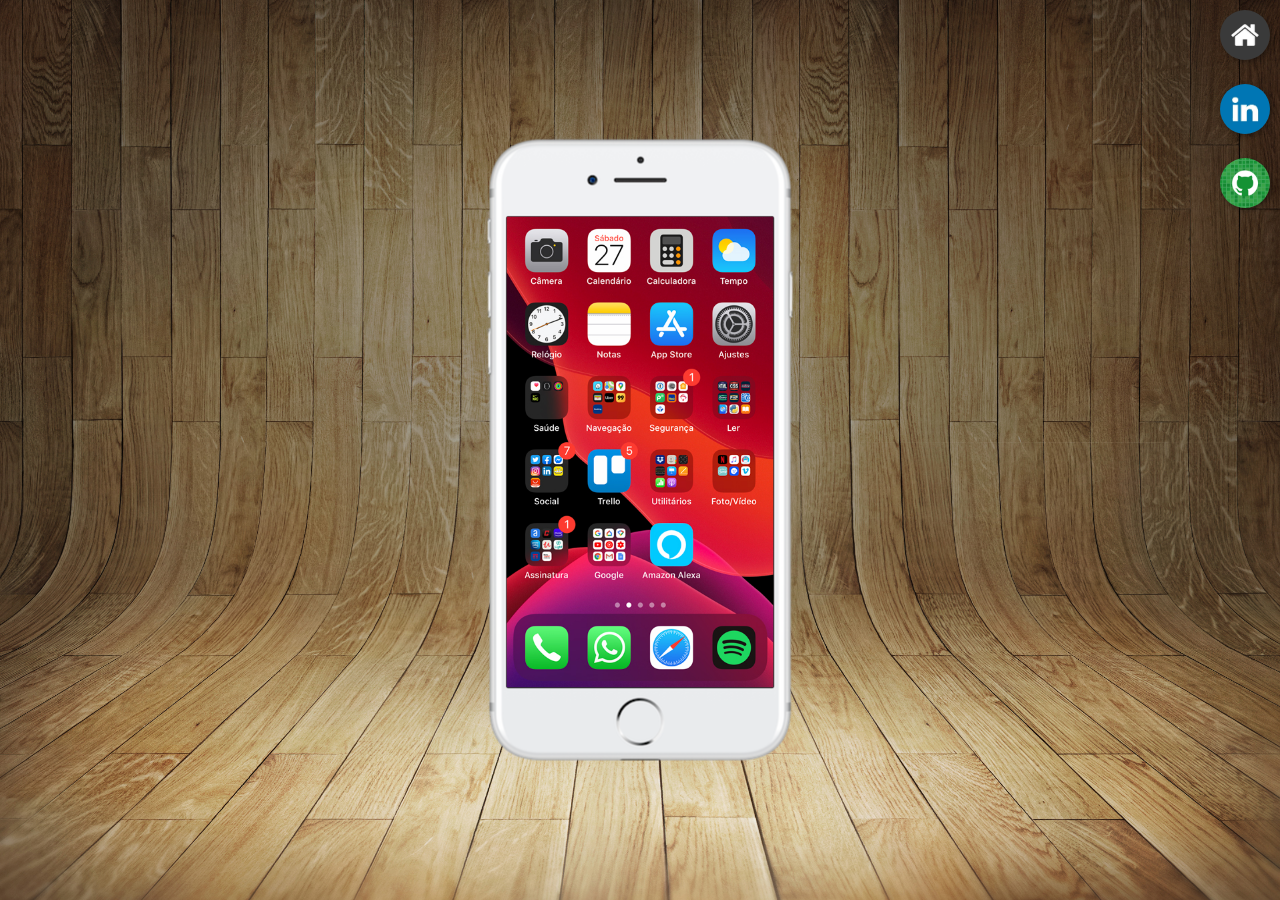
<file: index.html>
<!DOCTYPE html>
<html lang="pt-br">
<head>
    <meta charset="UTF-8">
    <meta name="viewport" content="width=device-width, initial-scale=1.0">
    <title>Projeto Social</title>
    <link rel="shortcut icon" href="favicon.ico" type="image/x-icon">
    <link rel="stylesheet" href="estilos/style.css">
</head>
<body>
    <main>
        <section id="telefone">
            <iframe src="home.html" name="tela" id="tela" frameborder="0">
                Seu navegador não é compativel com isso.
            </iframe>
        </section>
        <section id="redes-sociais">
            <a href="home.html" target="tela"><img src="imagens/logo-home.jpg" alt="Home"></a><br>
            <a href="linkedin.html" target="tela"><img src="imagens/logo-linkedin.jpg" alt="LinkedIn"></a><br>
            <a href="github.html" target="tela"><img src="imagens/logo-github.jpg" alt="GitHub"></a><br>
        </section>
    </main>
</body>
</html>
</file>
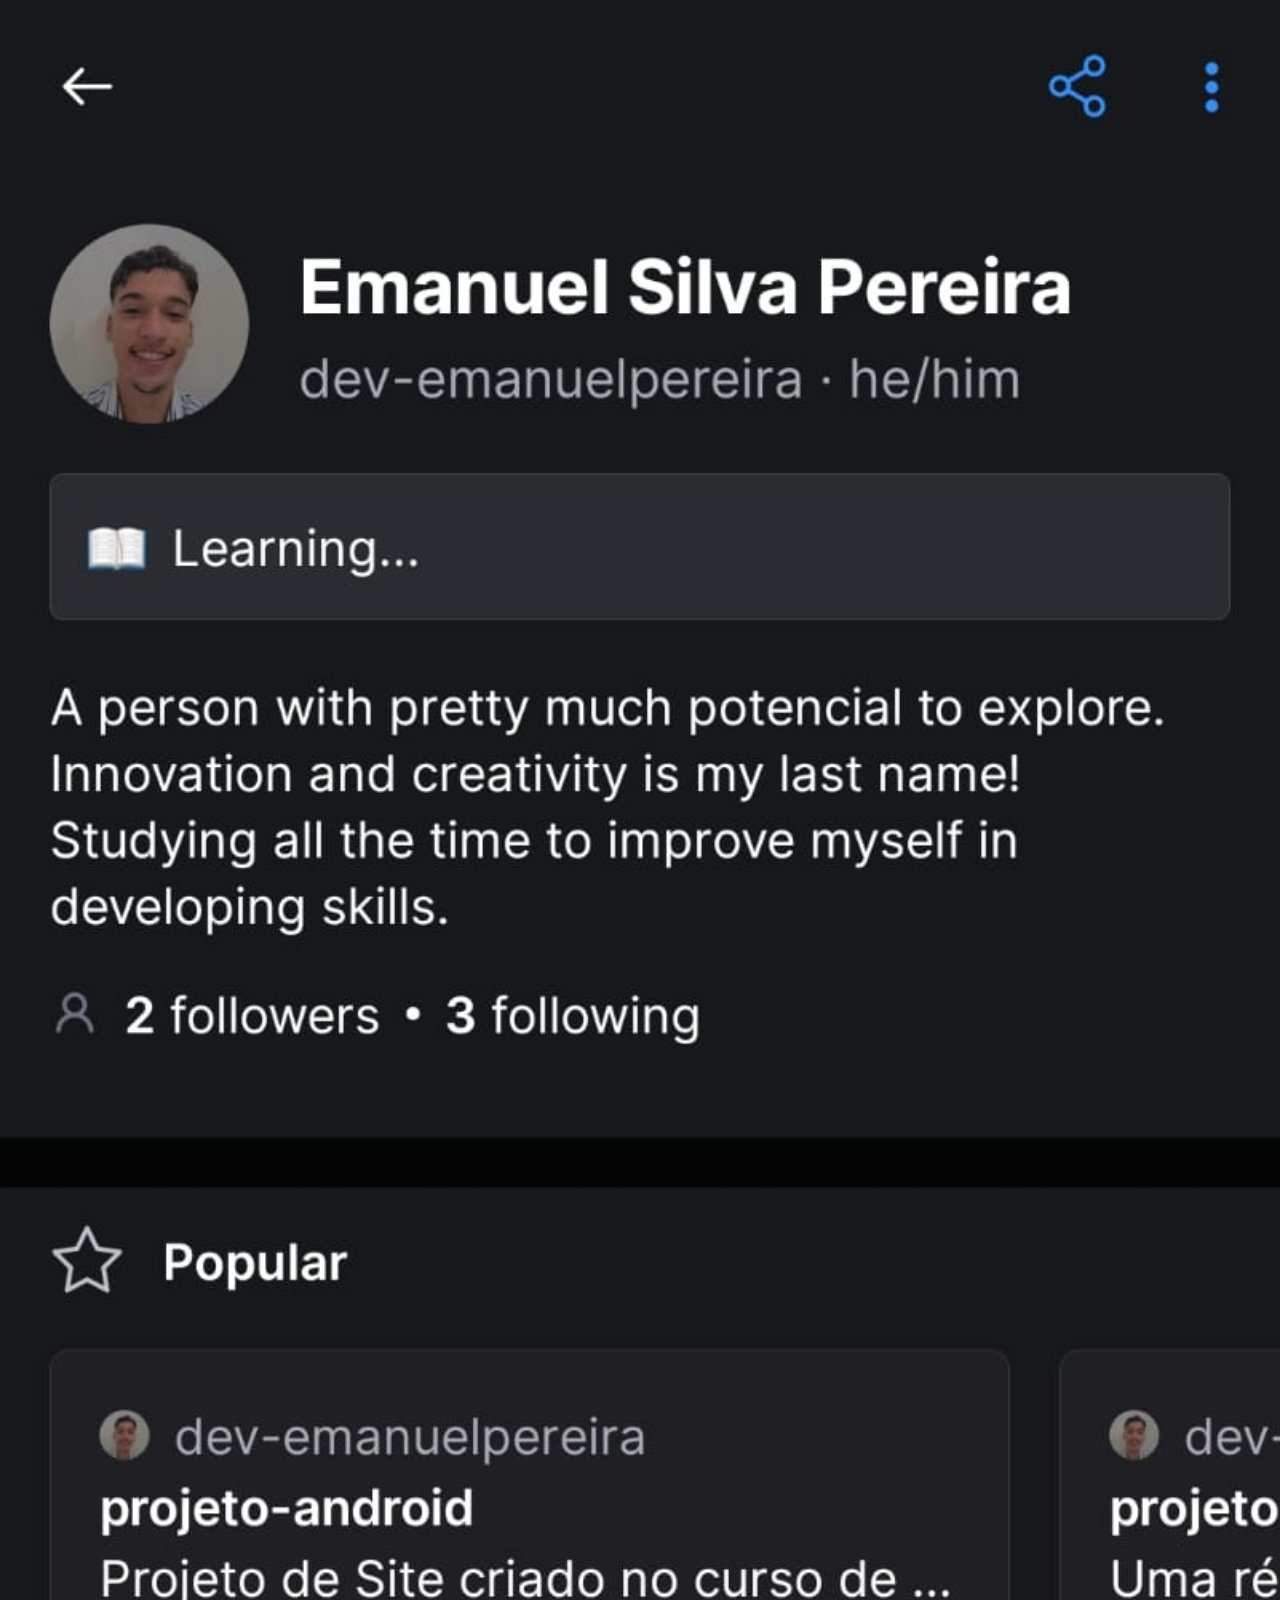
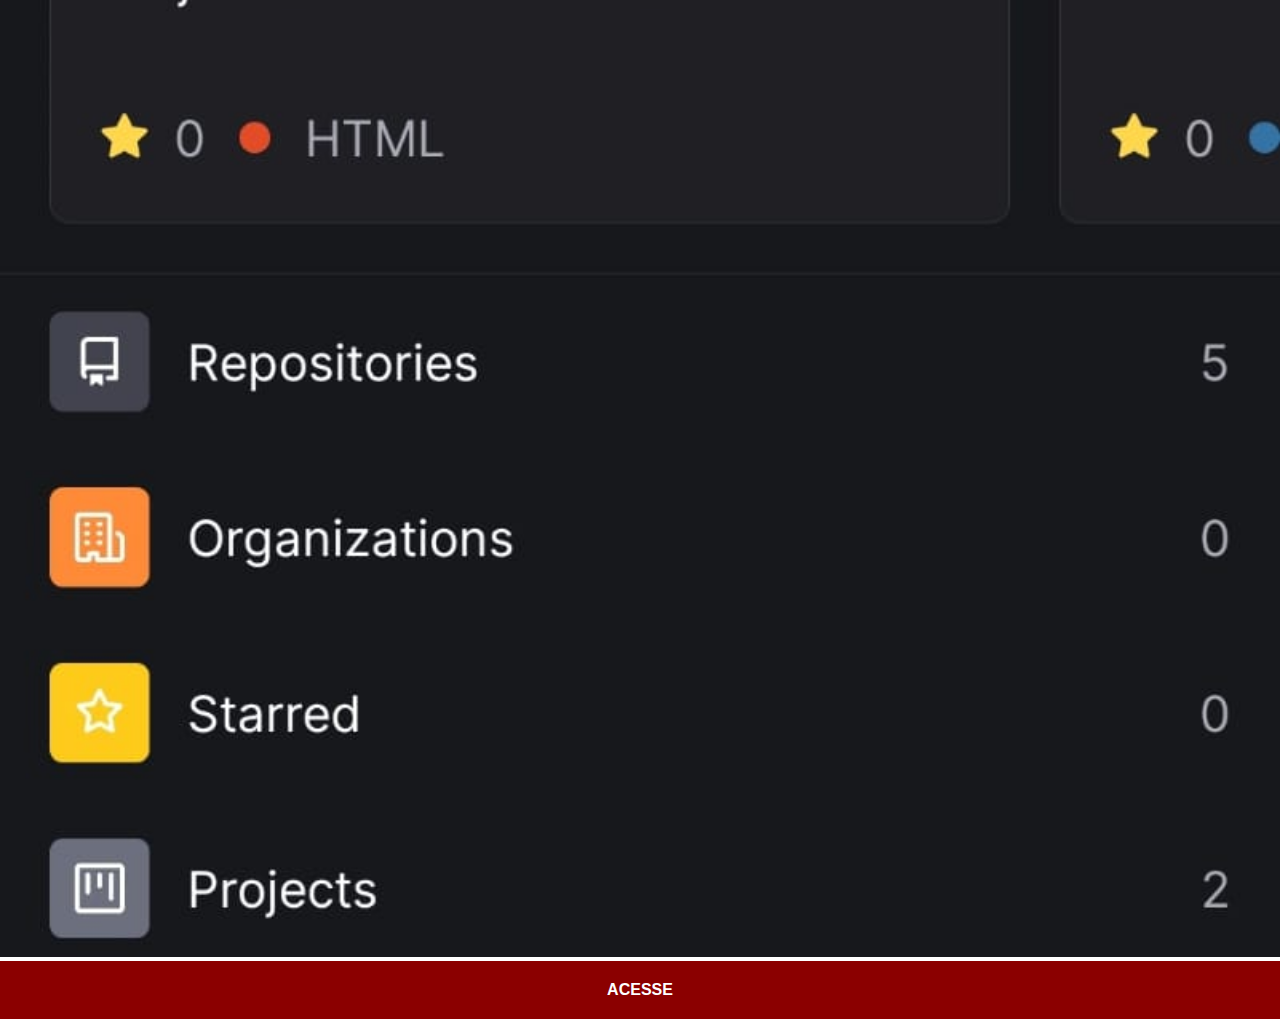
<file: github.html>
<!DOCTYPE html>
<html lang="pt-br">
<head>
    <meta charset="UTF-8">
    <meta name="viewport" content="width=device-width, initial-scale=1.0">
    <title>GitHub</title>
    <link rel="stylesheet" href="estilos/social.css">
</head>
<body>
    <img src="imagens/tela-github.jpg" alt="GitHub">
    <a href="https://github.com/dev-emanuelpereira" target="_blank">ACESSE</a>
</body>
</html>
</file>
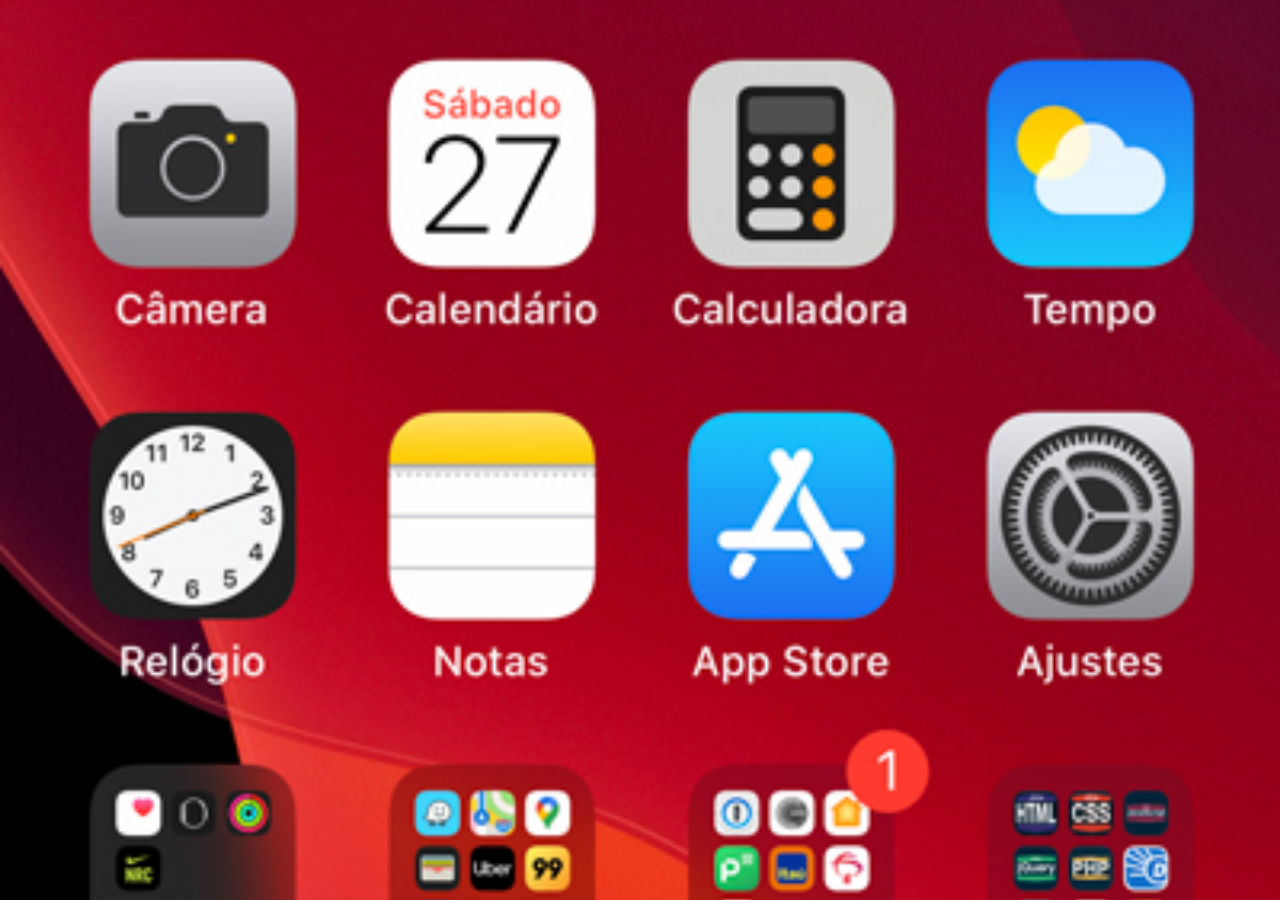
<file: home.html>
<!DOCTYPE html>
<html lang="pt-br">
<head>
    <meta charset="UTF-8">
    <meta name="viewport" content="width=device-width, initial-scale=1.0">
    <title>Home</title>
    <style>
        * {
            margin: 0px;
            padding: 0px;
        }

        body {
            width: 100vw;
            height: 100vh;
            background: black url('imagens/tela-home.jpg') no-repeat top center;
            background-size: cover;
        }
    </style>
</head>
<body>
    
</body>
</html>
</file>
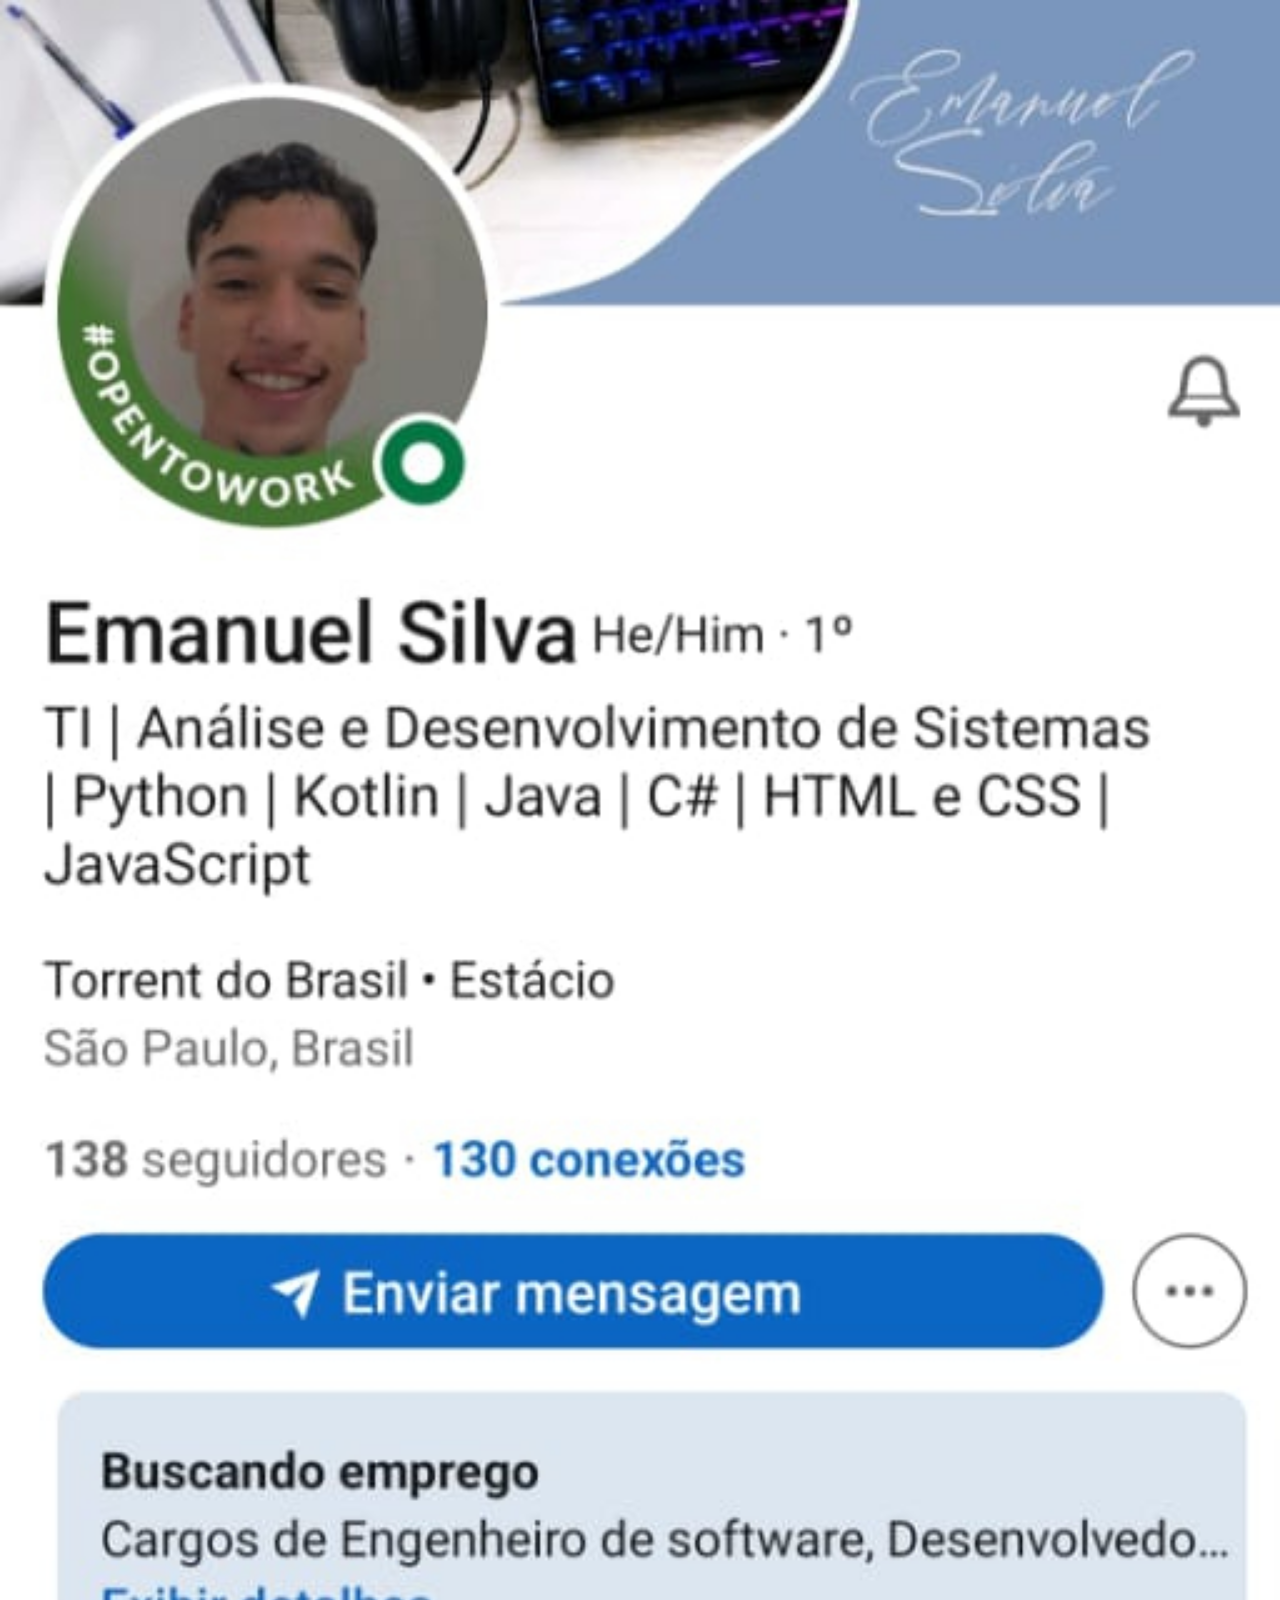
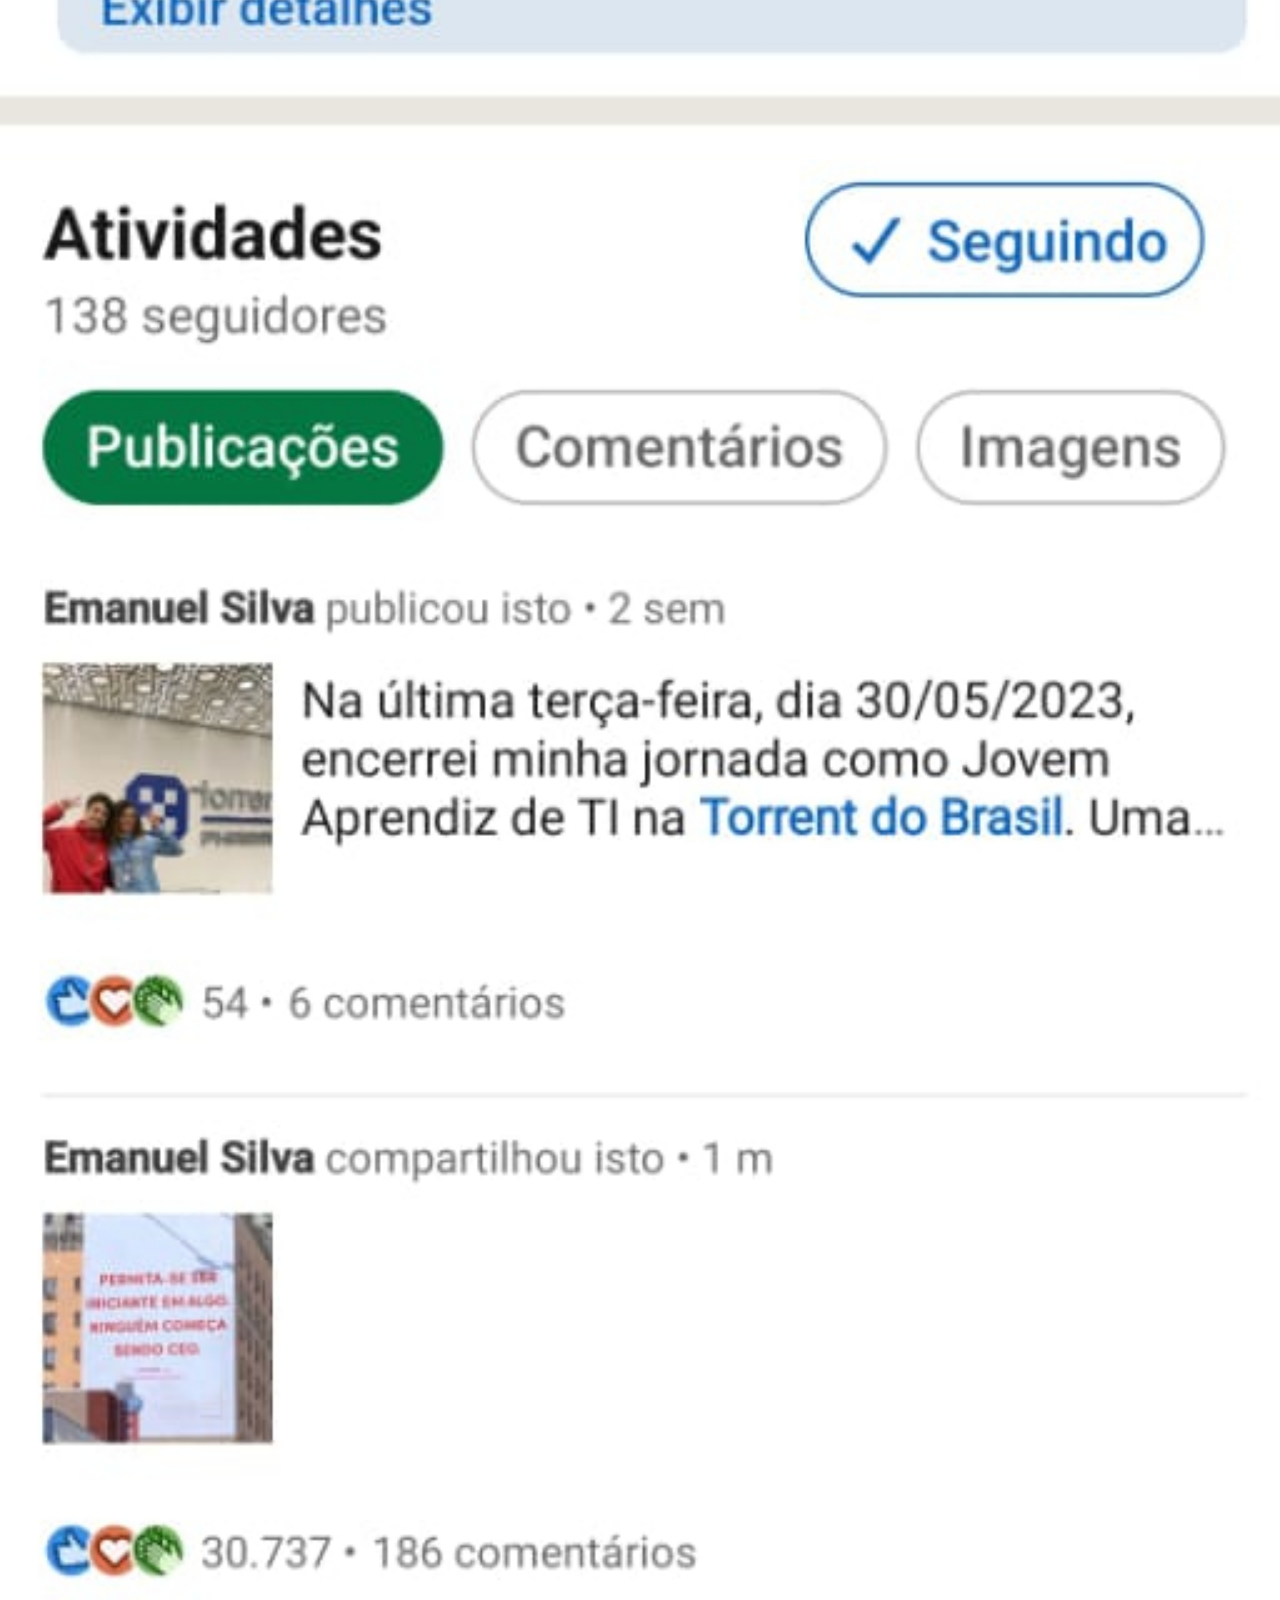
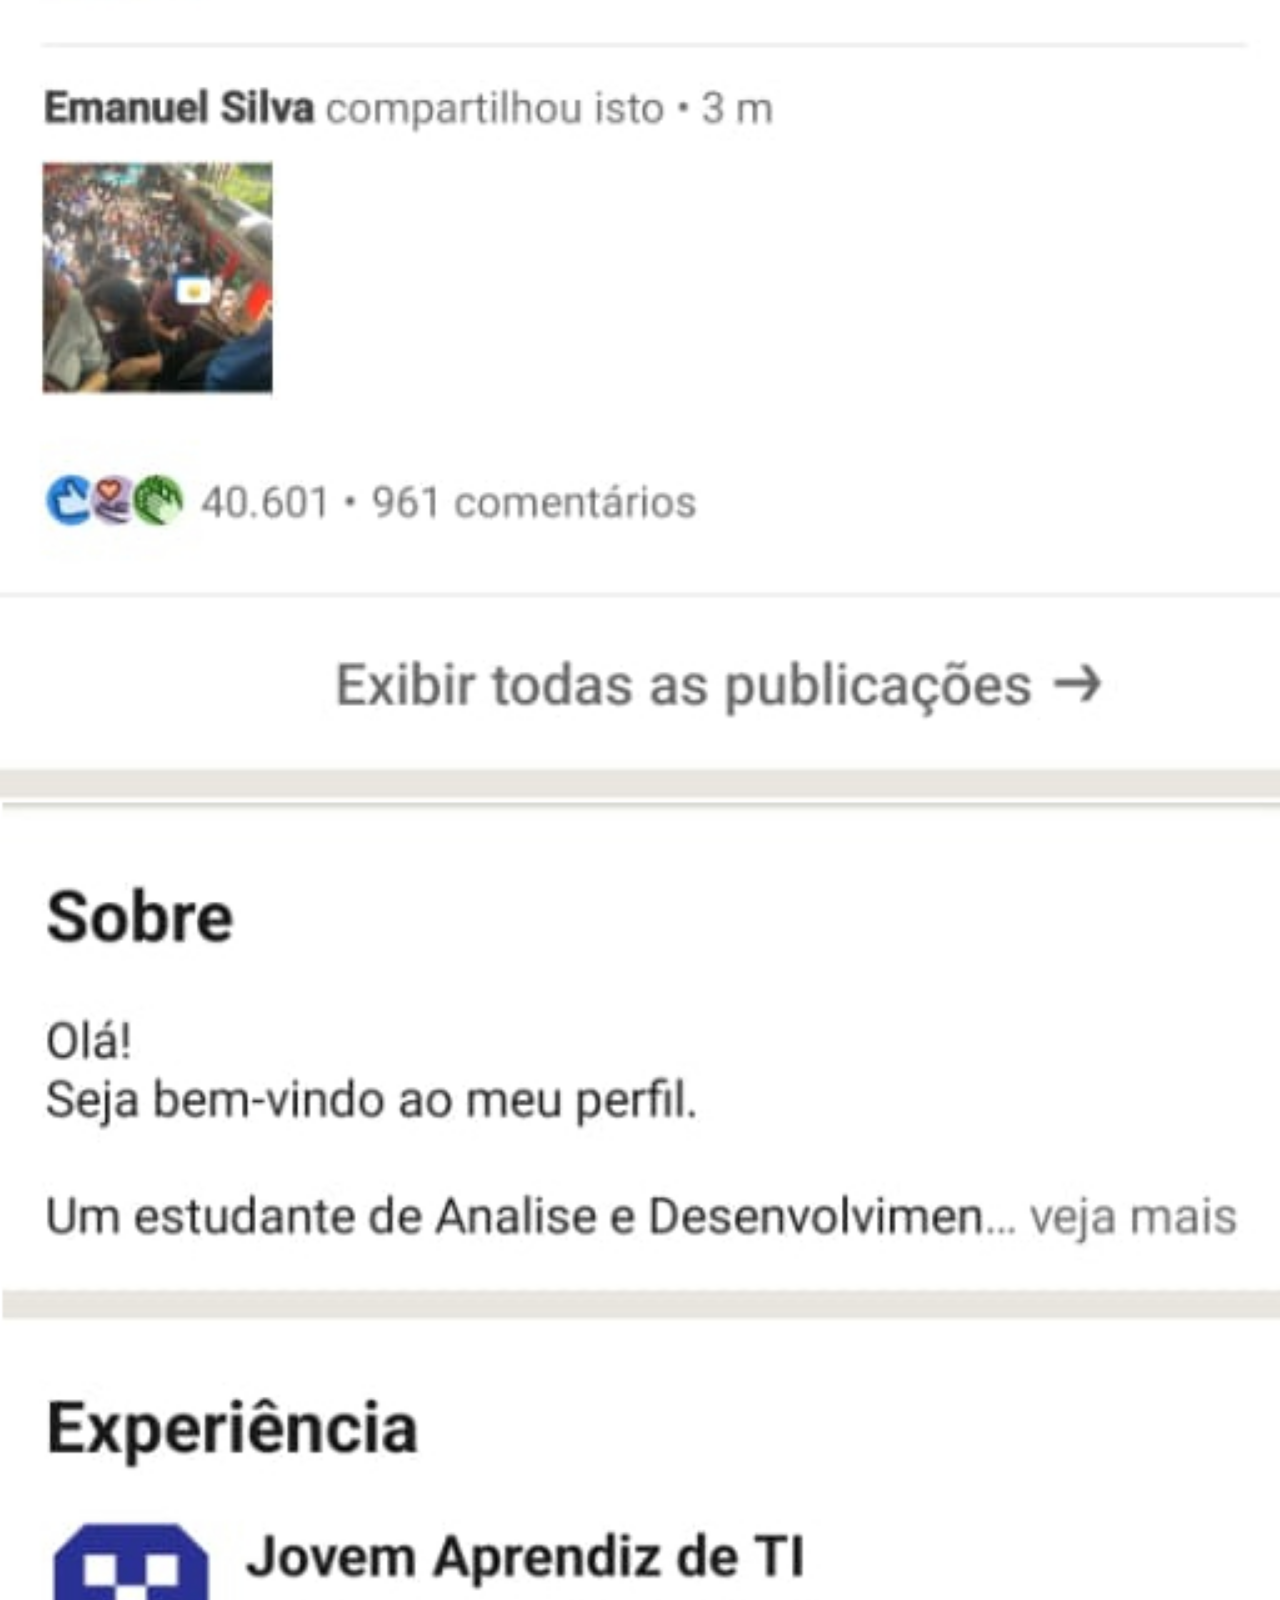
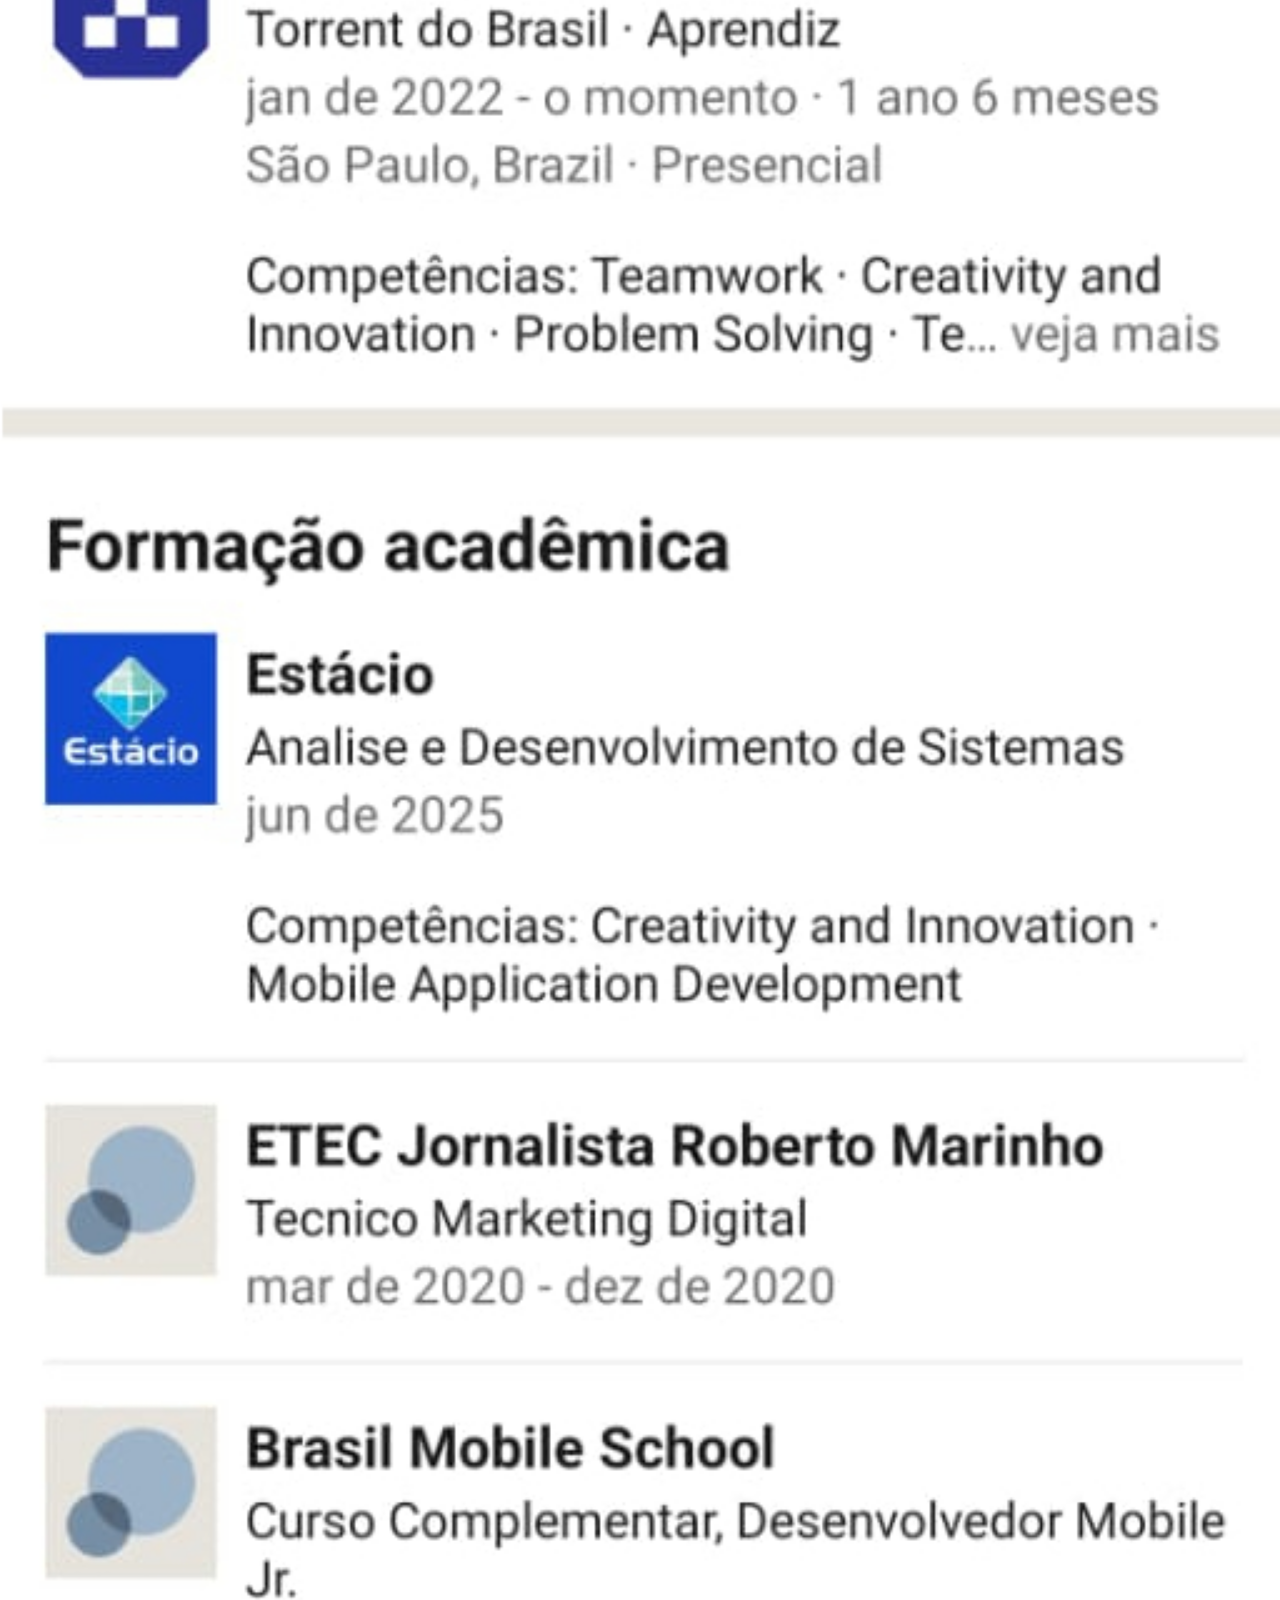
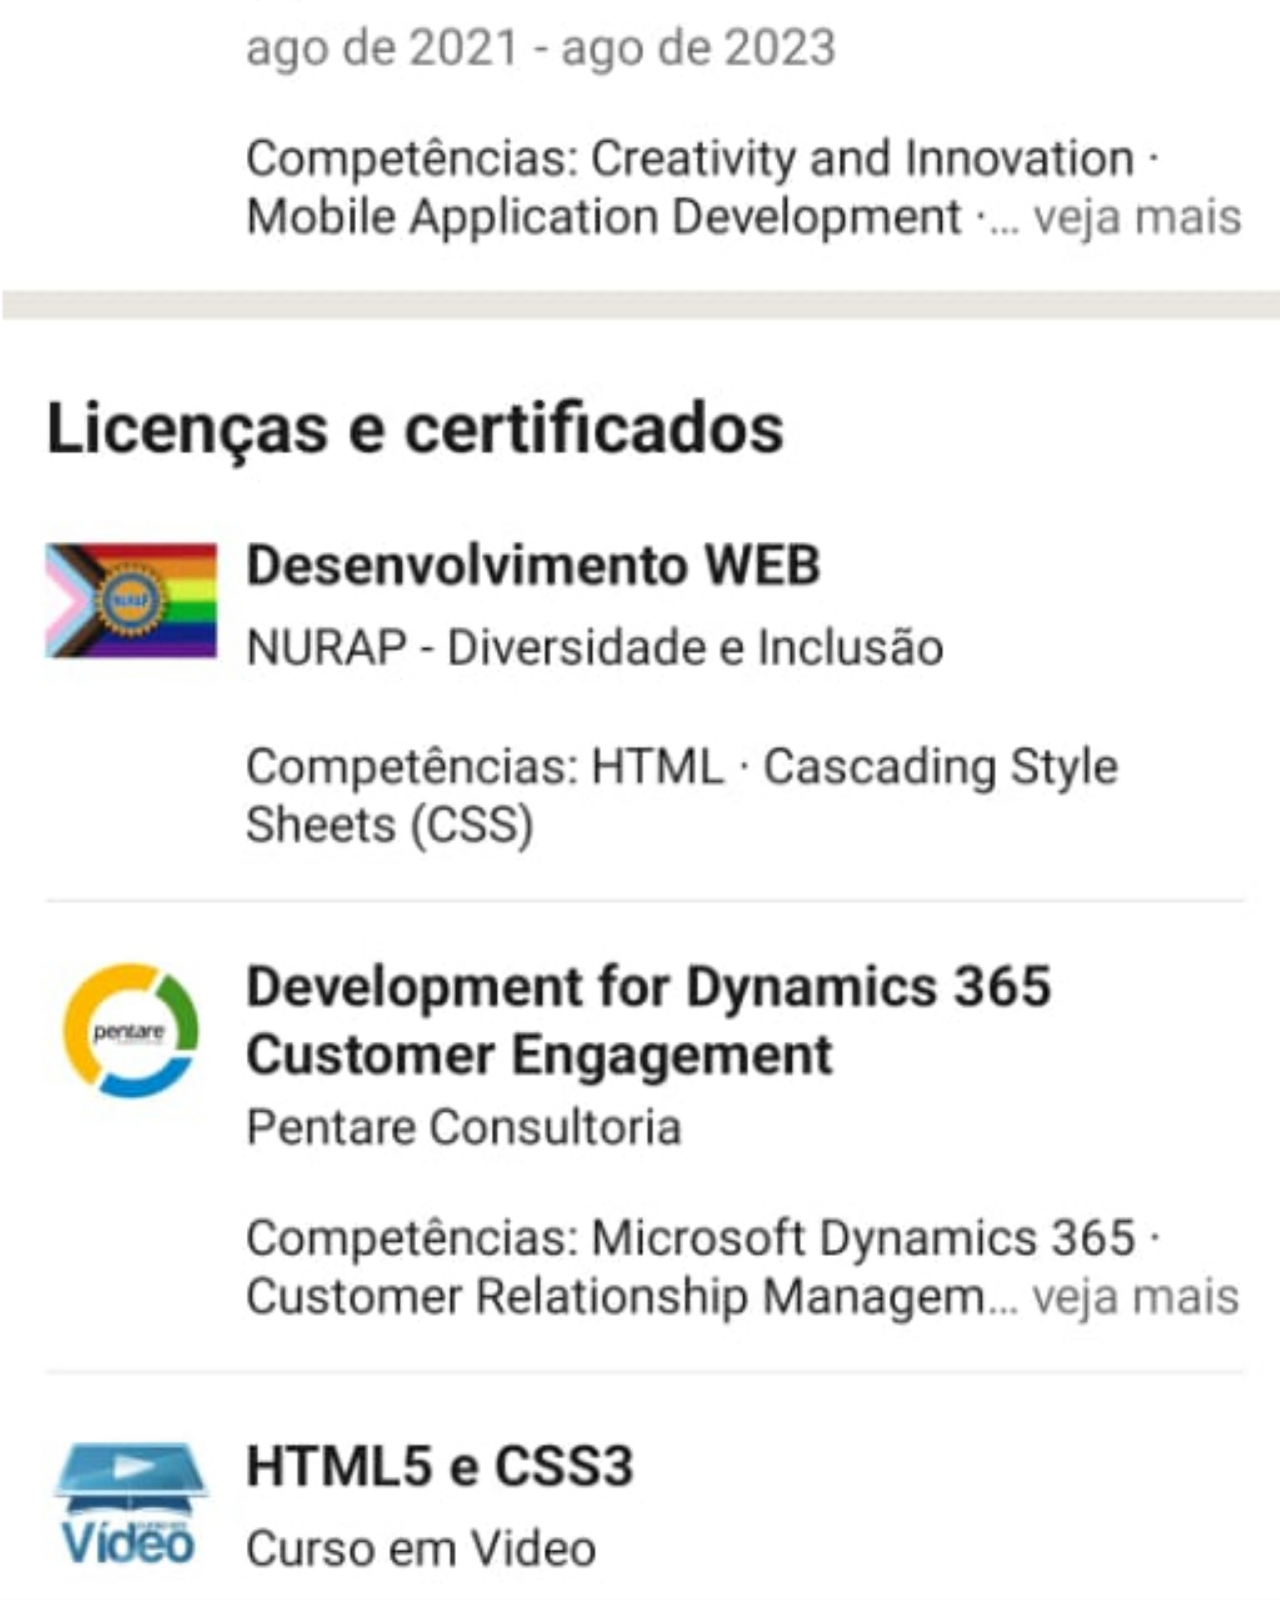
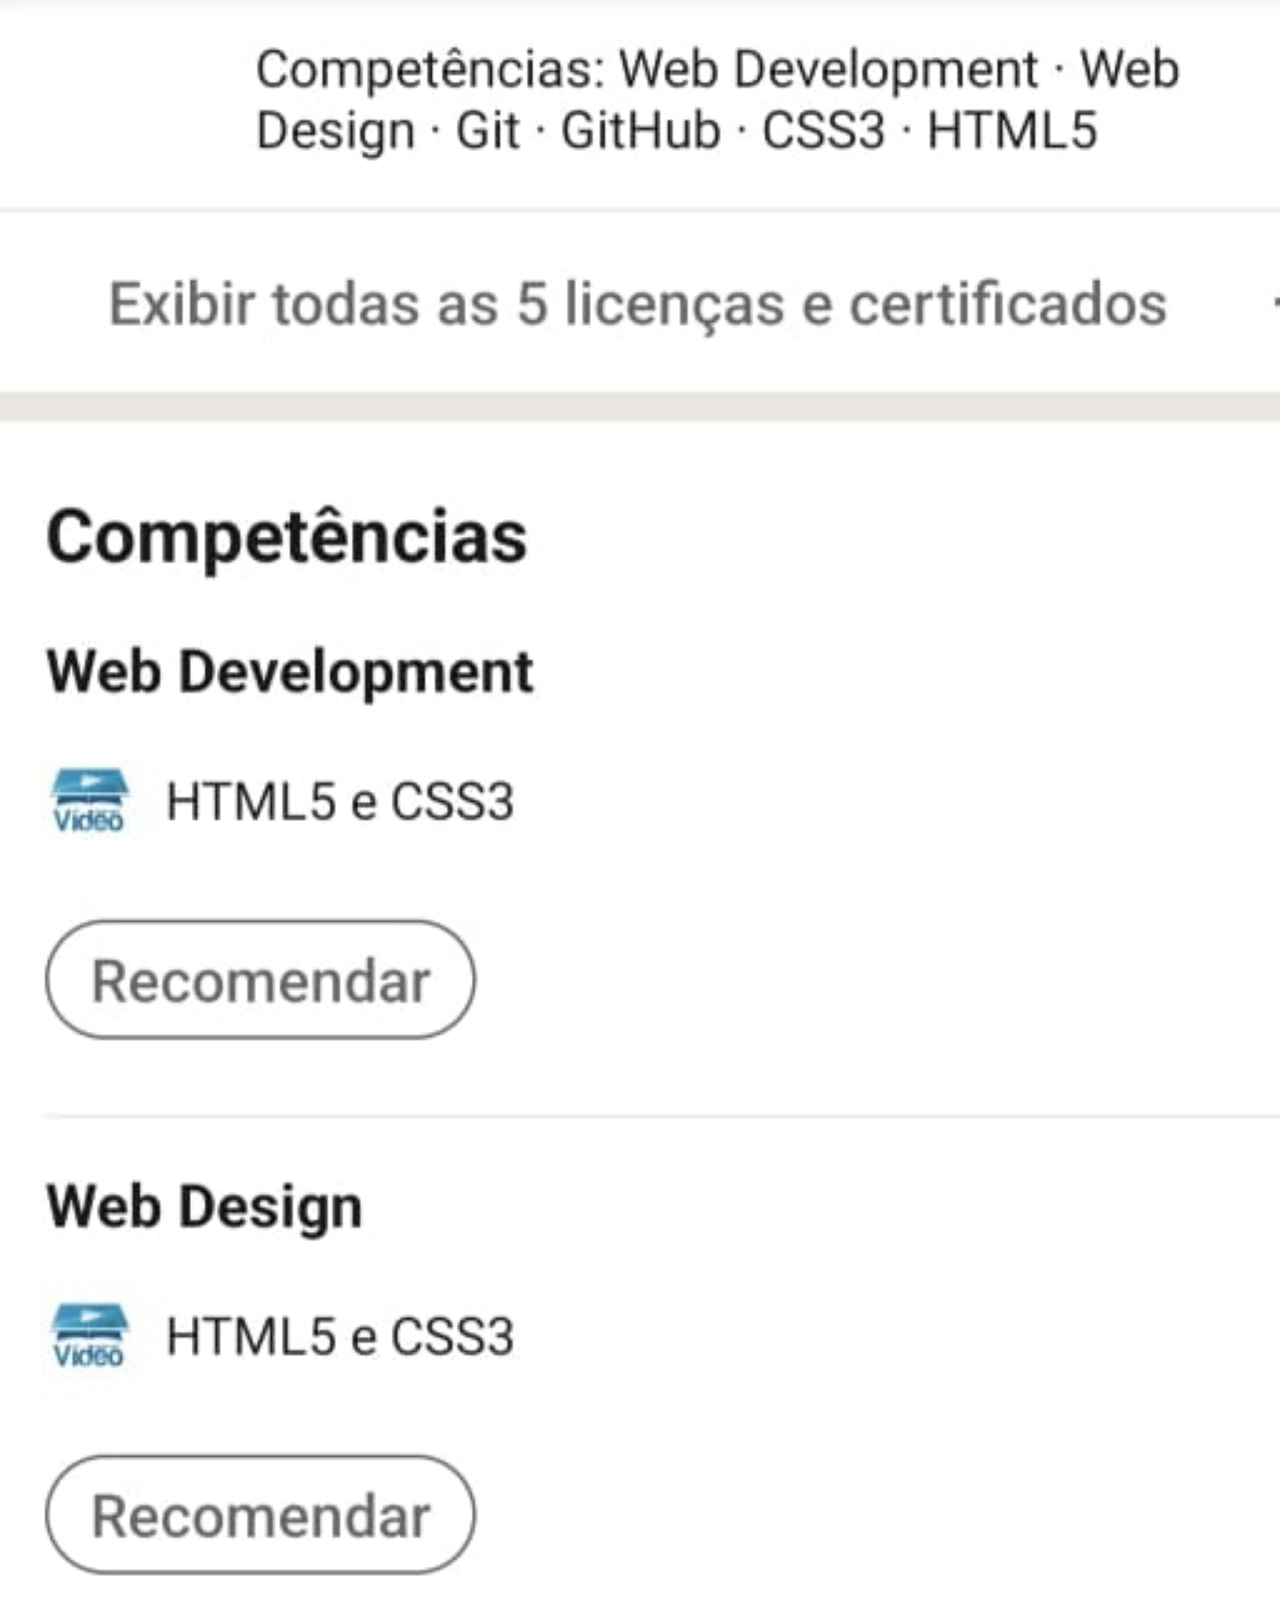
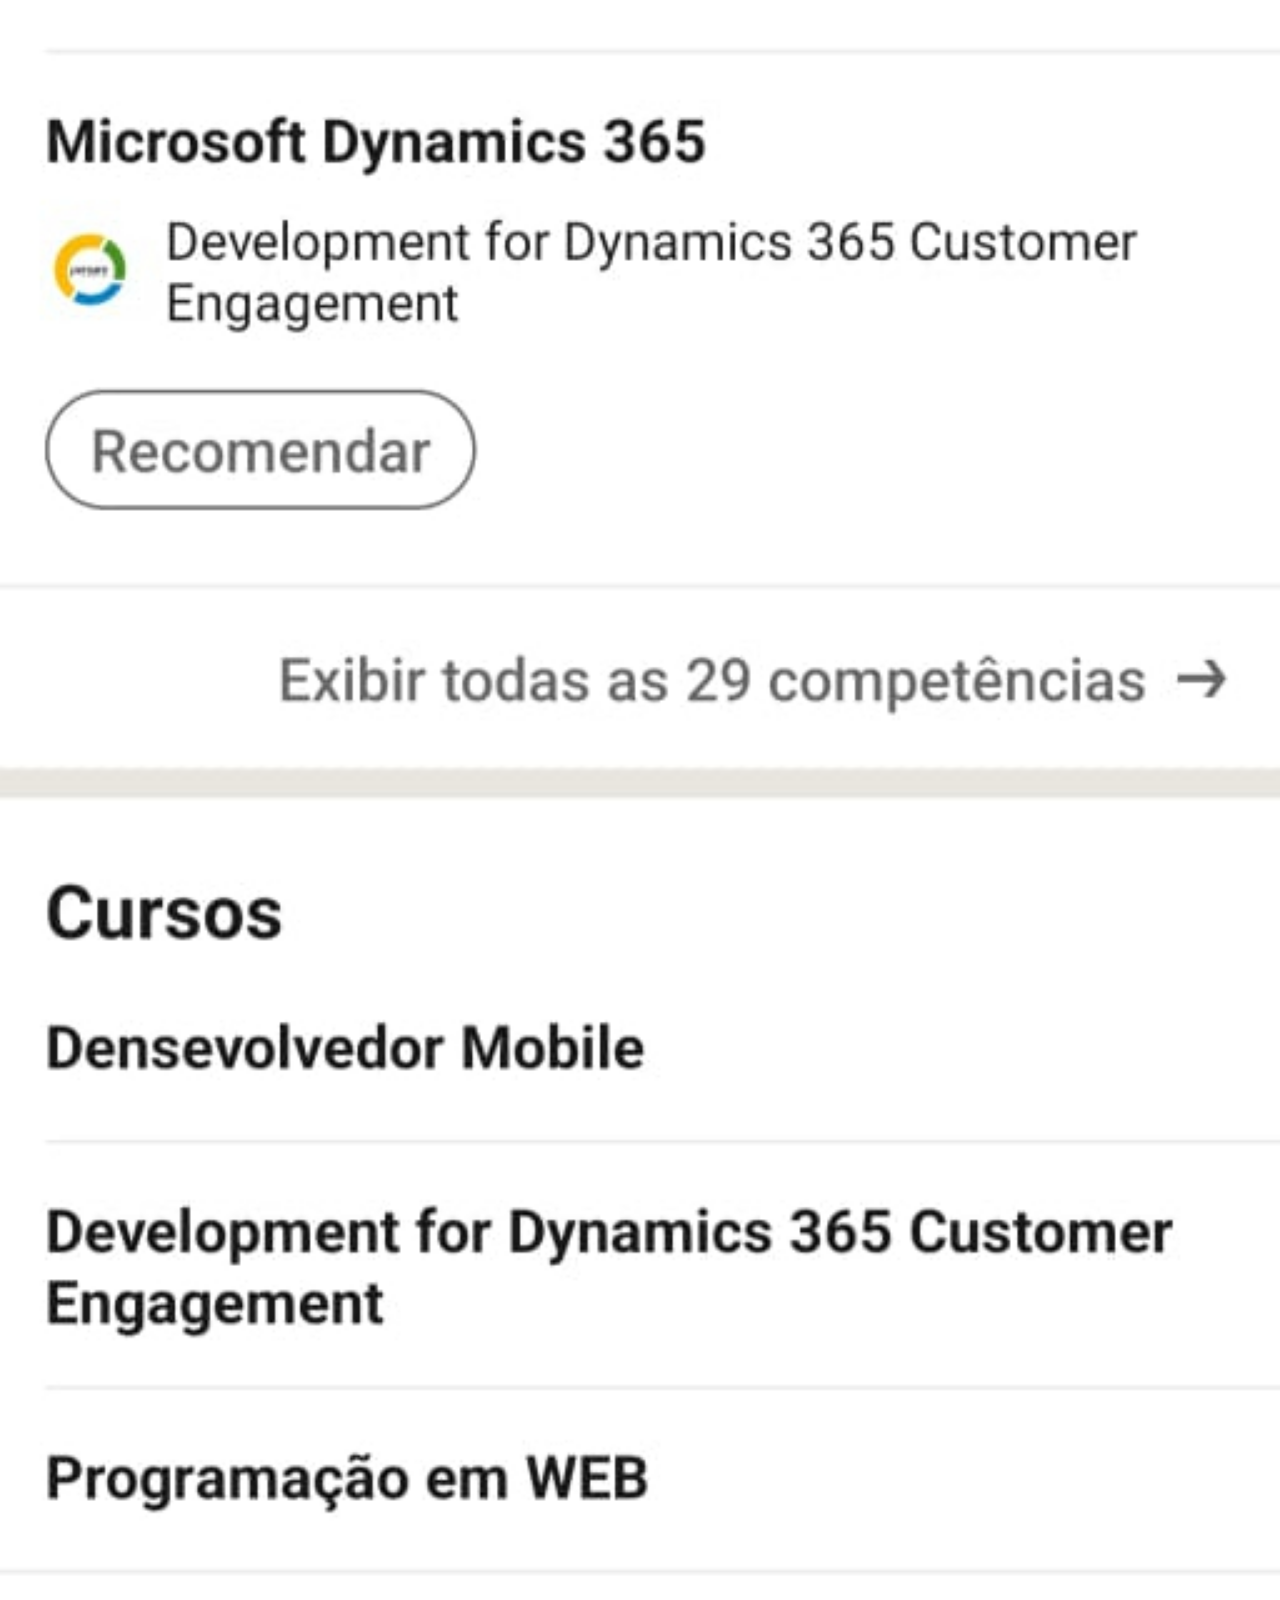
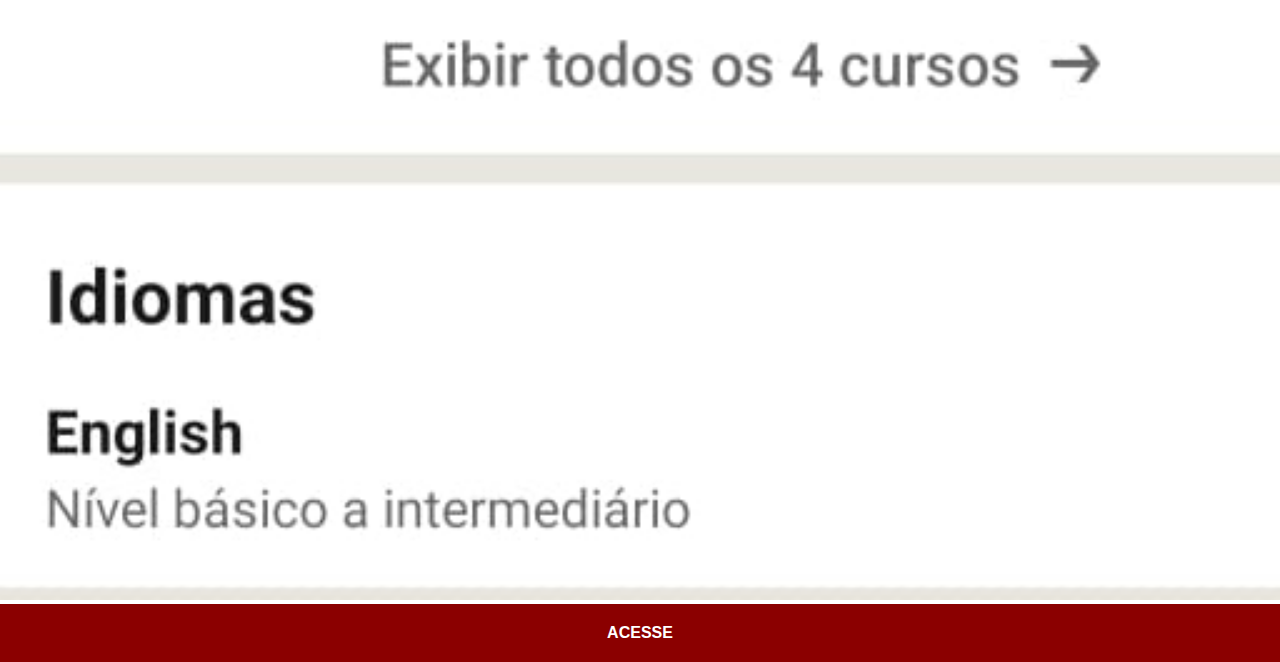
<file: linkedin.html>
<!DOCTYPE html>
<html lang="pt-br">
<head>
    <meta charset="UTF-8">
    <meta name="viewport" content="width=device-width, initial-scale=1.0">
    <title>YouTube</title>
    <link rel="stylesheet" href="estilos/social.css">
</head>
<body>
    <img src="imagens/tela-linkedin.jpg" alt="LinkedIn">
    <a href="https://www.linkedin.com/in/emanuel-silva-876424216/" target="_blank">ACESSE</a>
</body>
</html>
</file>
<file: estilos/style.css>
@charset "UTF-8";

* {
    margin: 0px;
    padding: 0px;
    font-family: Arial, Helvetica, sans-serif;
}

html, body {
    height: 100vh;
    width: 100vw;
    background-color: black;
}

body {
    background: url('../imagens/fundo-madeira.jpg') no-repeat top center;
    background-size: cover;
    background-attachment: fixed;
}

main {
    position: relative;
    height: 100vh;
}

section#telefone {
    position: absolute;
    top: 50%;
    left: 50%;
    transform: translate(-50%, -50%);
    height: 627px;
    width: 311px;
    background: url('../imagens/frame-iphone.png') no-repeat;
}

iframe#tela {
    position: relative;
    top: 80px;
    left: 22px;
    width: 267px;
    height: 471px;
}

section#redes-sociais {
    text-align: right;
}

section#redes-sociais img {
    width: 50px;
    height: 50px;
    margin: 10px;
    border-radius: 50%;
    box-shadow: 2px 2px 5px rgba(0,0,0,0.35);
    box-sizing: border-box;
}

section#redes-sociais img:hover {
    border: 2px solid rgba(255, 255, 255, 0.6);
    transform: translate(-3px, -3px);
    box-shadow: 5px 5px 10px rgba(0,0,0,0.35);
    transition: transform .5s, border .5s;

}
</file>
<file: estilos/social.css>
@charset "UTF-8";

* {
    margin: 0px;
    padding: 0px;
    font-family: Arial, Helvetica, sans-serif;
}

::-webkit-scrollbar {
    width: 0px;
    height: 0px;
}

img {
    width: 100vw;
}

a {
    display: block;
    background-color: darkred;
    color: white;
    padding: 20px;
    text-align: center;
    font-weight: bolder;
    text-decoration: none;
}

a:hover {
    background-color: red;
}
</file>
